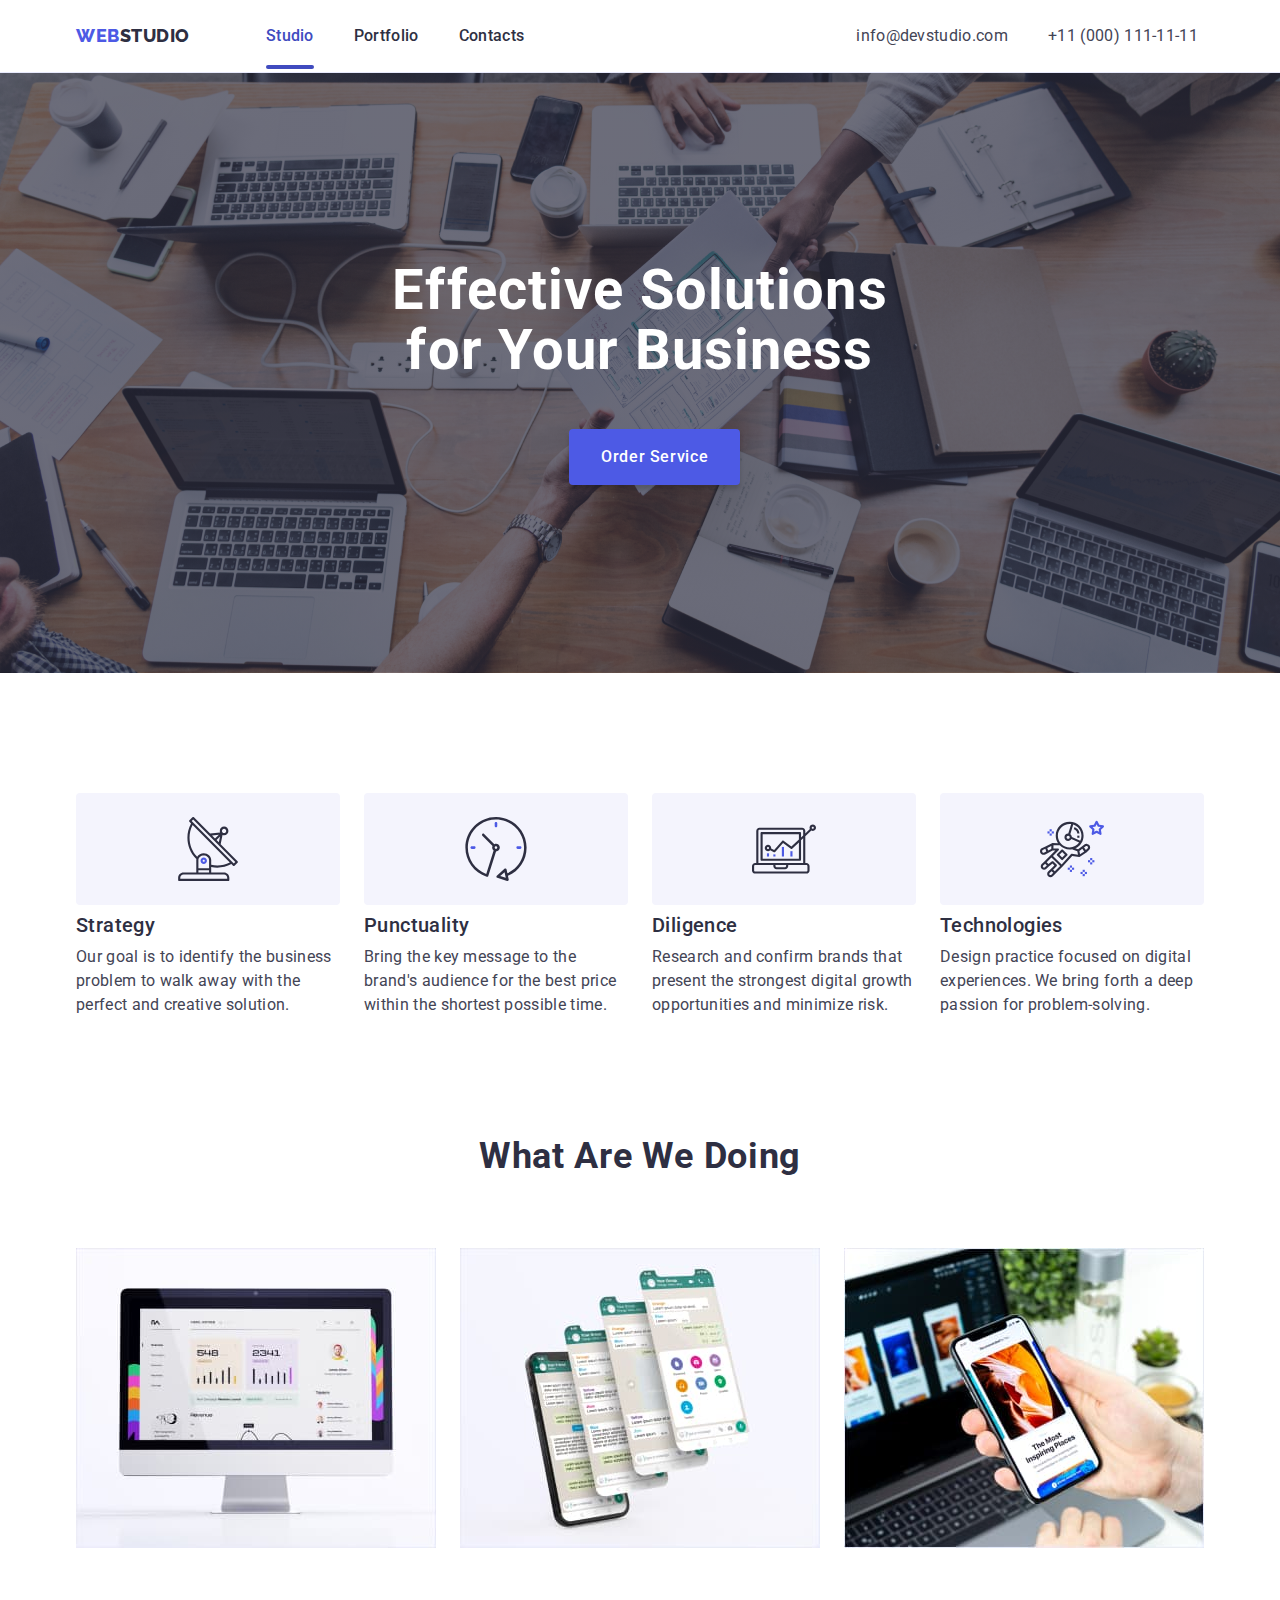
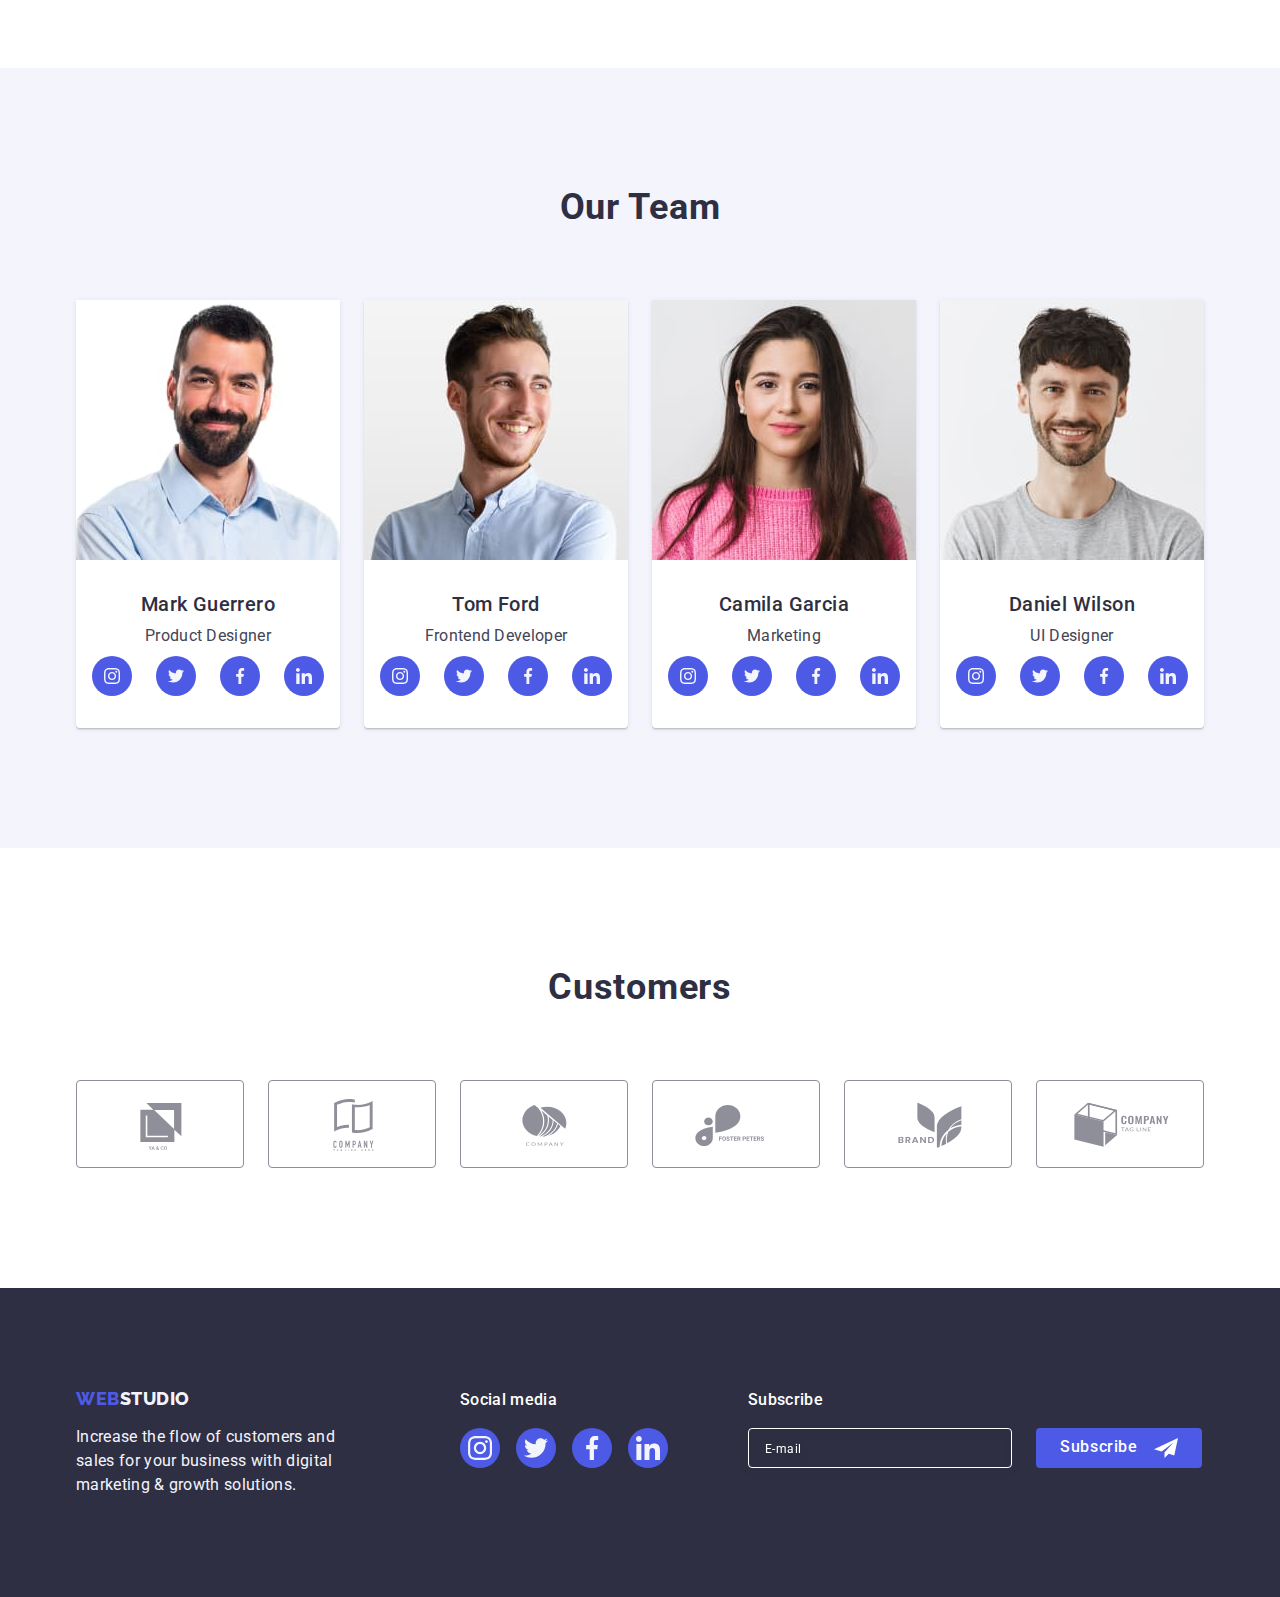
<file: index.html>
<!DOCTYPE html>
<html lang="en">

<head>
    <meta charset="UTF-8">
    <meta http-equiv="X-UA-Compatible" content="IE=edge">
    <meta name="viewport" content="width=, initial-scale=1.0">
    <title>WebStudio</title>
    <link rel="stylesheet" href="https://cdn.jsdelivr.net/npm/modern-normalize@1.1.0/modern-normalize.min.css">
    <link rel="stylesheet" href="./css/styles.css">
    <link rel="preconnect" href="https://fonts.googleapis.com">
    <link rel="preconnect" href="https://fonts.gstatic.com" crossorigin>
    <link
        href="https://fonts.googleapis.com/css2?family=Raleway:wght@800&family=Roboto:wght@400;500;700;900&display=swap"
        rel="stylesheet">
</head>

<body>
    <!-- Header -->
    <header class="header">
        <div class="header-container container">
            <nav class="header-main-nav">
                <a href="./index.html" class="header-logo-link link">Web<span class="header-logo-text">Studio</span>
                </a>
                <ul class="header-nav-list list">
                    <li><a href="./index.html" class="header-li-link current link">Studio</a></li>
                    <li><a href="./portfolio.html" class="header-li-link link ">Portfolio</a></li>
                    <li><a href="" class="header-li-link link">Contacts</a></li>
                </ul>
            </nav>
            <address class="header-main-address">
                <ul class="header-address-list list">
                    <li><a href="mailto:info@devstudio.com" class="header-address-link link">info@devstudio.com</a></li>
                    <li><a href="tel:+110001111111" class="header-address-link link">+11 (000) 111-11-11</a></li>
                </ul>
            </address>
        </div>
    </header>


    <!-- Main Content -->
    <main>
        <!-- Banner -->
        <section class="main-banner">
            <div class="main-container container">
                <h1 class="banner-text">Effective Solutions <br> for Your Business</h1>
                <button type="button" class="banner-button" data-modal-open>Order Service</button>
            </div>
        </section>

        <!-- Description -->
        <section class="description-section section">
            <div class="description-container container">
                <h2 class="main-dscr-item visually-hidden">Description</h2>
                <ul class="dscr-section-list list">
                    <li class="dscr-section-li">
                        <div class="dscr-icons-div">
                            <svg class="" width="64" height="64">
                                <use href="./images/icons.svg#antenna"></use>
                            </svg>
                        </div>
                        <h3 class="dscr-section-name">Strategy</h3>
                        <p class="dscr-section-text">Our goal is to identify the business
                            problem to walk away with the perfect and creative solution.</p>
                    </li>
                    <li class="dscr-section-li">
                        <div class="dscr-icons-div">
                            <svg class="" width="64" height="64">
                                <use href="./images/icons.svg#clock"></use>
                            </svg>
                        </div>
                        <h3 class="dscr-section-name">Punctuality</h3>
                        <p class="dscr-section-text">Bring the key message to the brand's audience for the best price
                            within the shortest possible
                            time.</p>
                    </li>
                    <li class="dscr-section-li">
                        <div class="dscr-icons-div">
                            <svg class="" width="64" height="64">
                                <use href="./images/icons.svg#diagram"></use>
                            </svg>
                        </div>
                        <h3 class="dscr-section-name">Diligence</h3>
                        <p class="dscr-section-text">Research and confirm brands that present the strongest digital
                            growth
                            opportunities and minimize
                            risk.</p>
                    </li>
                    <li class="dscr-section-li">
                        <div class="dscr-icons-div">
                            <svg class="" width="64" height="64">
                                <use href="./images/icons.svg#astronaut"></use>
                            </svg>
                        </div>
                        <h3 class="dscr-section-name">Technologies</h3>
                        <p class="dscr-section-text">Design practice focused on digital experiences. We bring forth a
                            deep passion
                            for
                            problem-solving.</p>
                    </li>
                </ul>
            </div>
        </section>
        <!-- Our Work -->
        <section class="work-section">
            <div class="container">
                <h2 class="work-name">What are we doing</h2>
                <ul class="work-list list">
                    <li class="work-list-li"><img src="./images/rectangle-71-(4).jpg" alt="computer" width="360"></li>
                    <li class="work-list-li"><img src="./images/rectangle-71-(3).jpg" alt="application" width="360">
                    </li>
                    <li class="work-list-li"><img src="./images/rectangle-71-(2).jpg" alt="telephone" width="360"></li>
                </ul>
            </div>
        </section>
        <!-- Team -->
        <section class="main-team section">
            <div class="team-container container">
                <h2 class="work-name">Our Team</h2>
                <ul class="team-list list">
                    <li class="main-card-team">
                        <img src="./images/img.jpg" alt="worker1" width="264" height="260">
                        <div class="team-card-div">
                            <h3 class="dscr-section-name">Mark Guerrero</h3>
                            <p class="dscr-section-text">Product Designer</p>

                            <ul class="team-icons-list">
                                <li class="team-icons">
                                    <a href="" class="team-icons-link" target="_blank" rel="noopener noreferrer"
                                        aria-label="intsagram icon">
                                        <svg class="team-svg-icons" width="16" height="16">
                                            <use href="./images/icons.svg#instagram"></use>
                                        </svg>
                                    </a>
                                </li>
                                <li class="team-icons">
                                    <a href="" class="team-icons-link" target="_blank" rel="noopener noreferrer"
                                        aria-label="twitter icon">
                                        <svg class="team-svg-icons" width="16" height="16">
                                            <use href="./images/icons.svg#twitter"></use>
                                        </svg>
                                    </a>
                                </li>
                                <li class="team-icons">
                                    <a href="" class="team-icons-link" target="_blank" rel="noopener noreferrer"
                                        aria-label="facebook icon">
                                        <svg class="team-svg-icons" width="16" height="16">
                                            <use href="./images/icons.svg#facebook"></use>
                                        </svg>
                                    </a>
                                </li>
                                <li class="team-icons">
                                    <a href="" class="team-icons-link" target="_blank" rel="noopener noreferrer"
                                        aria-label="linkedin icon">
                                        <svg class="team-svg-icons" width="16" height="16">
                                            <use href="./images/icons.svg#linkedin"></use>
                                        </svg>
                                    </a>
                                </li>
                            </ul>
                        </div>
                    </li>
                    <li class="main-card-team">
                        <img src="./images/img(1).jpg" alt="worker2" width="264" height="260">
                        <div class="team-card-div">
                            <h3 class="dscr-section-name">Tom Ford</h3>
                            <p class="dscr-section-text">Frontend Developer</p>
                            <ul class="team-icons-list">
                                <li class="team-icons">
                                    <a href="" class="team-icons-link" target="_blank" rel="noopener noreferrer"
                                        aria-label="intsagram icon">
                                        <svg class="team-svg-icons" width="16" height="16">
                                            <use href="./images/icons.svg#instagram"></use>
                                        </svg>
                                    </a>
                                </li>
                                <li class="team-icons">
                                    <a href="" class="team-icons-link" target="_blank" rel="noopener noreferrer"
                                        aria-label="twitter icon">
                                        <svg class="team-svg-icons" width="16" height="16">
                                            <use href="./images/icons.svg#twitter"></use>
                                        </svg>
                                    </a>
                                </li>
                                <li class="team-icons">
                                    <a href="" class="team-icons-link" target="_blank" rel="noopener noreferrer"
                                        aria-label="facebook icon">
                                        <svg class="team-svg-icons" width="16" height="16">
                                            <use href="./images/icons.svg#facebook"></use>
                                        </svg>
                                    </a>
                                </li>
                                <li class="team-icons">
                                    <a href="" class="team-icons-link" target="_blank" rel="noopener noreferrer"
                                        aria-label="linkedin icon">
                                        <svg class="team-svg-icons" width="16" height="16">
                                            <use href="./images/icons.svg#linkedin"></use>
                                        </svg>
                                    </a>
                                </li>
                            </ul>
                        </div>
                    </li>
                    <li class="main-card-team">
                        <img src="./images/img(2).jpg" alt="worker3" width="264" height="260">
                        <div class="team-card-div">
                            <h3 class="dscr-section-name">Camila Garcia</h3>
                            <p class="dscr-section-text">Marketing</p>
                            <ul class="team-icons-list">
                                <li class="team-icons">
                                    <a href="" class="team-icons-link" target="_blank" rel="noopener noreferrer"
                                        aria-label="intsagram icon">
                                        <svg class="team-svg-icons" width="16" height="16">
                                            <use href="./images/icons.svg#instagram"></use>
                                        </svg>
                                    </a>
                                </li>
                                <li class="team-icons">
                                    <a href="" class="team-icons-link" target="_blank" rel="noopener noreferrer"
                                        aria-label="twitter icon">
                                        <svg class="team-svg-icons" width="16" height="16">
                                            <use href="./images/icons.svg#twitter"></use>
                                        </svg>
                                    </a>
                                </li>
                                <li class="team-icons">
                                    <a href="" class="team-icons-link" target="_blank" rel="noopener noreferrer"
                                        aria-label="facebook icon">
                                        <svg class="team-svg-icons" width="16" height="16">
                                            <use href="./images/icons.svg#facebook"></use>
                                        </svg>
                                    </a>
                                </li>
                                <li class="team-icons">
                                    <a href="" class="team-icons-link" target="_blank" rel="noopener noreferrer"
                                        aria-label="linkedin icon">
                                        <svg class="team-svg-icons" width="16" height="16">
                                            <use href="./images/icons.svg#linkedin"></use>
                                        </svg>
                                    </a>
                                </li>
                            </ul>
                        </div>
                    </li>
                    <li class="main-card-team">
                        <img src="./images/img(3).jpg" alt="worker4" width="264" height="260">
                        <div class="team-card-div">
                            <h3 class="dscr-section-name">Daniel Wilson</h3>
                            <p class="dscr-section-text">UI Designer</p>
                            <ul class="team-icons-list">
                                <li class="team-icons">
                                    <a href="" class="team-icons-link" target="_blank" rel="noopener noreferrer"
                                        aria-label="intsagram icon">
                                        <svg class="team-svg-icons" width="16" height="16">
                                            <use href="./images/icons.svg#instagram"></use>
                                        </svg>
                                    </a>
                                </li>
                                <li class="team-icons">
                                    <a href="" class="team-icons-link" target="_blank" rel="noopener noreferrer"
                                        aria-label="twitter icon">
                                        <svg class="team-svg-icons" width="16" height="16">
                                            <use href="./images/icons.svg#twitter"></use>
                                        </svg>
                                    </a>
                                </li>
                                <li class="team-icons">
                                    <a href="" class="team-icons-link" target="_blank" rel="noopener noreferrer"
                                        aria-label="facebook icon">
                                        <svg class="team-svg-icons" width="16" height="16">
                                            <use href="./images/icons.svg#facebook"></use>
                                        </svg>
                                    </a>
                                </li>
                                <li class="team-icons">
                                    <a href="" class="team-icons-link" target="_blank" rel="noopener noreferrer"
                                        aria-label="linkedin icon">
                                        <svg class="team-svg-icons" width="16" height="16">
                                            <use href="./images/icons.svg#linkedin"></use>
                                        </svg>
                                    </a>
                                </li>
                            </ul>
                        </div>
                    </li>
                </ul>
            </div>
        </section>
        <!-- Customers -->
        <section class="section">
            <div class="container">
                <h2 class="work-name">Customers</h2>
                <ul class="customers-list">
                    <li class="customers-icon">
                        <a href="" class="customers-link">
                            <svg class="customers-svg-icon" width="104" height="56">
                                <use href="./images/icons.svg#Logo"></use>
                            </svg>
                        </a>
                    </li>
                    <li class="customers-icon">
                        <a href="" class="customers-link">
                            <svg class="customers-svg-icon" width="104" height="56">
                                <use href="./images/icons.svg#Logo-1"></use>
                            </svg>
                        </a>
                    </li>
                    <li class="customers-icon">
                        <a href="" class="customers-link">
                            <svg class="customers-svg-icon" width="104" height="56">
                                <use href="./images/icons.svg#Logo-2"></use>
                            </svg>
                        </a>
                    </li>
                    <li class="customers-icon">
                        <a href="" class="customers-link">
                            <svg class="customers-svg-icon" width="104" height="56">
                                <use href="./images/icons.svg#Logo-3"></use>
                            </svg>
                        </a>
                    </li>
                    <li class="customers-icon">
                        <a href="" class="customers-link">
                            <svg class="customers-svg-icon" width="104" height="56">
                                <use href="./images/icons.svg#Logo-4"></use>
                            </svg>
                        </a>
                    </li>
                    <li class="customers-icon">
                        <a href="" class="customers-link">
                            <svg class="customers-svg-icon" width="104" height="56">
                                <use href="./images/icons.svg#Logo-5"></use>
                            </svg>
                        </a>
                    </li>
                </ul>
            </div>
        </section>

    </main>

    <!-- Footer -->
    <footer class="footer">
        <div class="footer-container container">
            <div>
                <a href="./index.html" class="footer-logo-link link">Web<span class="footer-logo-text">Studio</span></a>
                <p class="footer-text-p">Increase the flow of customers and sales for your business with digital
                    marketing
                    &
                    growth solutions.</p>
            </div>

            <div class="footer-second-container">
                <p class="footer-social-media">Social media</p>
                <ul class="footer-icons-list">
                    <li class="footer-icons-li">
                        <a href="" class="footer-icons-link" target="_blank" rel="noopener noreferrer"
                            aria-label="intsagram icon">
                            <svg class="footer-svg-icon" width="24" height="24">
                                <use href="./images/icons.svg#instagram"></use>
                            </svg>
                        </a>
                    </li>
                    <li class="footer-icons-li">
                        <a href="" class="footer-icons-link" target="_blank" rel="noopener noreferrer"
                            aria-label="twitter icon">
                            <svg class="footer-svg-icon" width="24" height="24">
                                <use href="./images/icons.svg#twitter"></use>
                            </svg>
                        </a>
                    </li>
                    <li class="footer-icons-li">
                        <a href="" class="footer-icons-link" target="_blank" rel="noopener noreferrer"
                            aria-label="facebook icon">
                            <svg class="footer-svg-icon" width="24" height="24">
                                <use href="./images/icons.svg#facebook"></use>
                            </svg>
                        </a>
                    </li>
                    <li class="footer-icons-li">
                        <a href="" class="footer-icons-link" target="_blank" rel="noopener noreferrer"
                            aria-label="linkedin icon">
                            <svg class="footer-svg-icon" width="24" height="24">
                                <use href="./images/icons.svg#linkedin"></use>
                            </svg>
                        </a>
                    </li>
                </ul>
            </div>
                <div class="footer-form-container">
                    <p class="footer-form-text">Subscribe</p>
                    <form class="footer-form">                       
                            <input class="footer-input" type="email" name="email" placeholder="E-mail" aria-label="e-mail">
                        <button class="footer-button-send" type="submit">Subscribe
                            <svg width="24" height="24">
                                <use href="./images/icons.svg#send"></use>
                            </svg>
                        </button>
                    </form>
                </div>
        </div>
    </footer>

    <!-- Modal -->
    <div class="modal-bg is-hidden" data-modal>
        <div class="modal">
            <button type="button" class="modal-close-button" data-modal-close>
                <svg class="modal-close-icon" width="8" height="8px">
                    <use href="./images/icons.svg#close-modal"></use>
                </svg>
            </button>
            <p class="modal-form-text">Leave your contacts and we will call you back</p>
            <form class="modal-form">
                <label class="modal-label"><span class="modal-label-text-first">Name</span>
                    <span class="modal-input-div">
                        <input class="modal-input" type="text" name="username" required pattern="^[a-zA-Zа-яА-Я]+$"
                            minlength="3" maxlength="12">
                        <svg class="modal-form-svg" width="18" height="24">
                            <use href="./images/icons.svg#person"></use>
                        </svg>
                    </span>
                </label>

                <label class="modal-label"><span class="modal-label-text">Phone</span>
                    <span class="modal-input-div">
                        <input class="modal-input" type="tel" name="phone_number"
                            pattern="[0-9]{3}-[0-9]{3}-[0-9]{2}-[0-9]{2}" title="xxx-xxx-xx-xx" required>
                        <svg class="modal-form-svg" width="18" height="24">
                            <use href="./images/icons.svg#phone"></use>
                        </svg>
                    </span>
                </label>

                <label class="modal-label"><span class="modal-label-text">Email</span>
                    <span class="modal-input-div">
                        <input class="modal-input" type="email" name="email" required>
                        <svg class="modal-form-svg" width="18" height="24">
                            <use href="./images/icons.svg#email"></use>
                        </svg>
                    </span>
                </label>

                <label class="modal-label"><span class="modal-label-text">Comment</span>
                    <textarea class="modal-textarea" name="comment" placeholder="Text input" required></textarea>
                </label>

                <input class="modal-input-privacy visually-hidden" type="checkbox" name="checkbox" id="label-privacy"
                    required>
                <label class="modal-label-privacy" for="label-privacy">I accept the terms and conditions of the&nbsp;<a
                        href="" class="modal-privacy-policy">Privacy Policy</a>
                </label>
                <button class="modal-send-button" type="submit">Send</button>
            </form>
        </div>
    </div>
    <script src="./js/modal.js"></script>
</body>


</html>
</file>
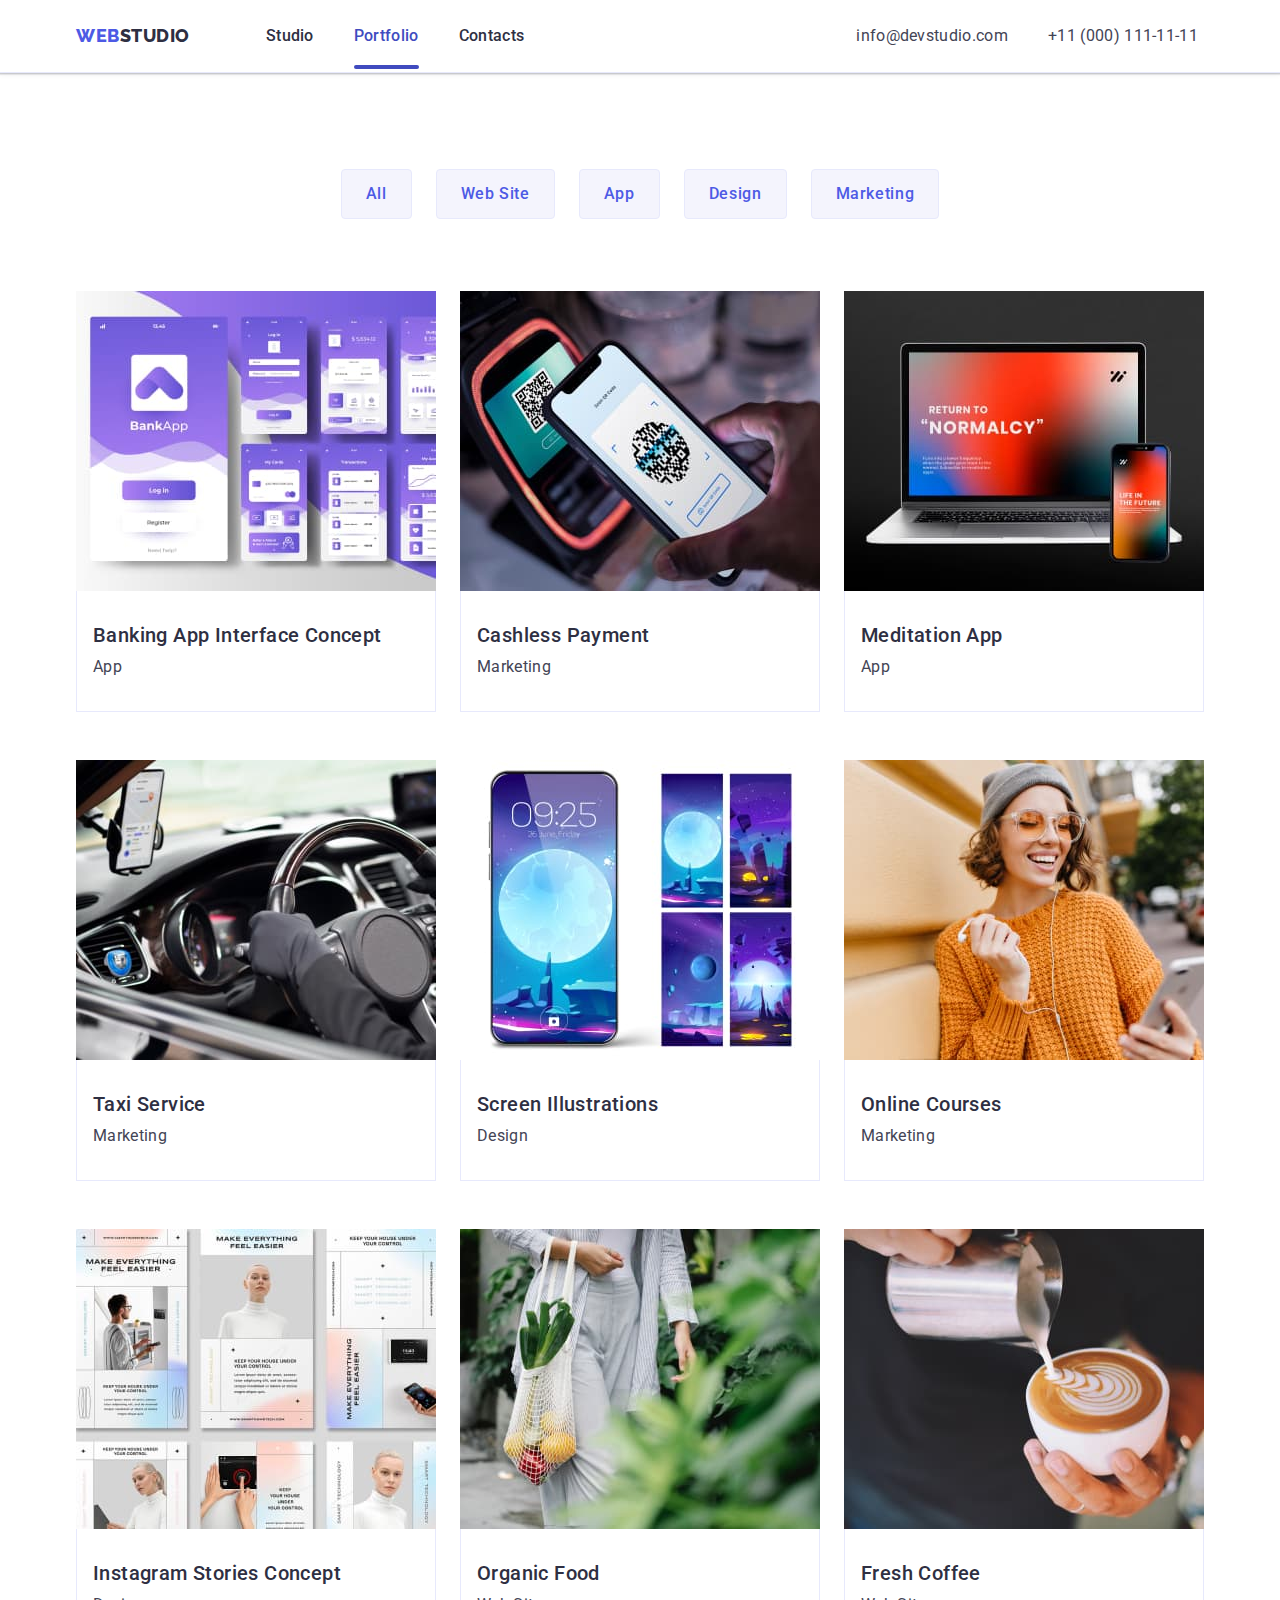
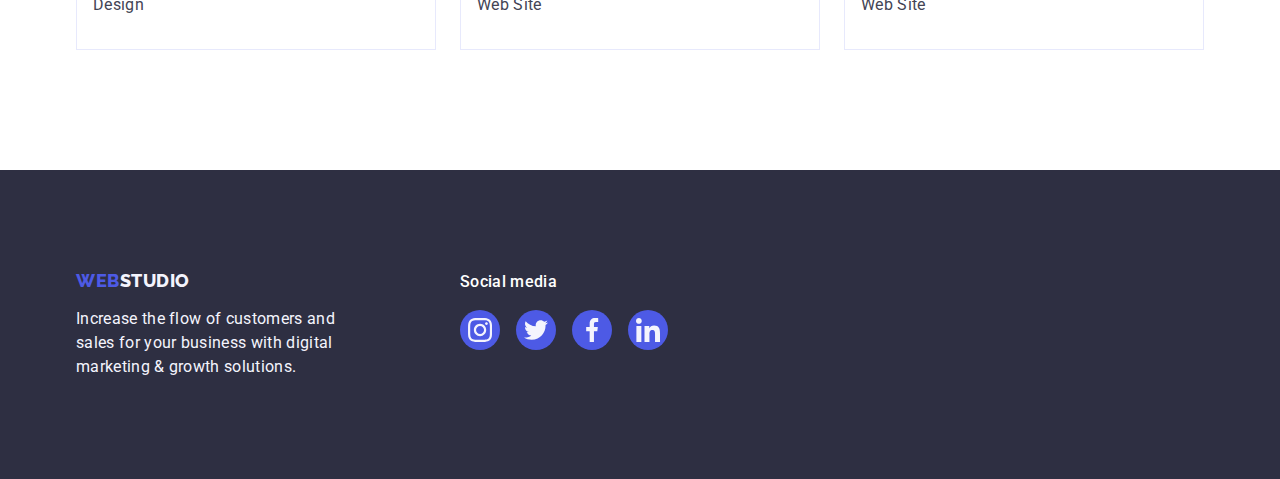
<file: portfolio.html>
<!DOCTYPE html>
<html lang="en">

<head>
    <meta charset="UTF-8">
    <meta http-equiv="X-UA-Compatible" content="IE=edge">
    <meta name="viewport" content="width=device-width, initial-scale=1.0">
    <title>Portfolio</title>
    <link rel="stylesheet" href="https://cdn.jsdelivr.net/npm/modern-normalize@1.1.0/modern-normalize.min.css">
    <link rel="stylesheet" href="./css/styles.css">
    <link rel="preconnect" href="https://fonts.googleapis.com">
    <link rel="preconnect" href="https://fonts.gstatic.com" crossorigin>
    <link
        href="https://fonts.googleapis.com/css2?family=Raleway:wght@800&family=Roboto:wght@400;500;700;900&display=swap"
        rel="stylesheet">
</head>

<body>
    <!-- Header -->
    <header class="header">
        <div class="header-container container">
            <nav class="header-main-nav">
                <a href="./index.html" class="header-logo-link link">Web<span class="header-logo-text">Studio</span>
                </a>
                <ul class="header-nav-list list">
                    <li><a href="./index.html" class="header-li-link link">Studio</a></li>
                    <li><a href="./portfolio.html" class="header-li-link current link ">Portfolio</a></li>
                    <li><a href="" class="header-li-link link">Contacts</a></li>
                </ul>
            </nav>
            <address class="header-main-address">
                <ul class="header-address-list list">
                    <li><a href="mailto:info@devstudio.com" class="header-address-link link">info@devstudio.com</a></li>
                    <li><a href="tel:+110001111111" class="header-address-link link">+11 (000) 111-11-11</a></li>
                </ul>
            </address>
        </div>
    </header>

    <!-- Main Content -->
    <main>
        <section class="portfolio-section">
            <div class="portfolio-container container">
                <h1 class="main-services visually-hidden">Our services</h1>
                <!-- Buttons -->
                <ul class="portfolio-list list">
                    <li><button type="button" class="main-button">All</button></li>
                    <li><button type="button" class="main-button">Web Site</button></li>
                    <li><button type="button" class="main-button">App</button></li>
                    <li><button type="button" class="main-button">Design</button></li>
                    <li><button type="button" class="main-button">Marketing</button></li>
                </ul>
                <!-- Cards -->
                <ul class="portfolio-cards-list list">
                    <li class="portfolio-cards-li">
                        <a href="" class="main-card-link link">
                            <div class="portfolio-div-overlay">
                                <img src="./images/img-8.jpg" alt="Banking App" width="360">
                                <p class="overlay">14 Stylish and User-Friendly App Design Concepts · Task Manager App ·
                                    Calorie Tracker App · Exotic Fruit Ecommerce App · Cloud Storage App</p>
                            </div>
                            <div class="portfolio-div">
                                <h2 class="portfolio-name">Banking App Interface Concept</h2>
                                <p class="portfolio-text">App</p>
                            </div>
                        </a>
                    </li>
                    <li class="portfolio-cards-li">
                        <a href="" class="main-card-link link">
                            <div class="portfolio-div-overlay">
                                <img src="./images/img-7.jpg" alt="Card Payment" width="360">
                                <p class="overlay">14 Stylish and User-Friendly App Design Concepts · Task Manager App ·
                                    Calorie Tracker App · Exotic Fruit Ecommerce App · Cloud Storage App</p>
                            </div>
                            <div class="portfolio-div">
                                <h2 class="portfolio-name">Cashless Payment</h2>
                                <p class="portfolio-text">Marketing</p>
                            </div>
                        </a>
                    </li>
                    <li class="portfolio-cards-li">
                        <a href="" class="main-card-link link">
                            <div class="portfolio-div-overlay">
                                <img src="./images/img-6.jpg" alt="Application" width="360">
                                <p class="overlay">14 Stylish and User-Friendly App Design Concepts · Task Manager App ·
                                    Calorie Tracker App · Exotic Fruit Ecommerce App · Cloud Storage App</p>
                            </div>
                            <div class="portfolio-div">
                                <h2 class="portfolio-name">Meditation App</h2>
                                <p class="portfolio-text">App</p>
                            </div>
                        </a>
                    </li>
                    <li class="portfolio-cards-li">
                        <a href="" class="main-card-link link">
                            <div class="portfolio-div-overlay">
                                <img src="./images/img-5.jpg" alt="Taxi" width="360">
                                <p class="overlay">14 Stylish and User-Friendly App Design Concepts · Task Manager App ·
                                    Calorie Tracker App · Exotic Fruit Ecommerce App · Cloud Storage App</p>
                            </div>
                            <div class="portfolio-div">
                                <h2 class="portfolio-name">Taxi Service</h2>
                                <p class="portfolio-text">Marketing</p>
                            </div>
                        </a>
                    </li>
                    <li class="portfolio-cards-li">
                        <a href="" class="main-card-link link">
                            <div class="portfolio-div-overlay">
                                <img src="./images/img-4.jpg" alt="Wallpaper" width="360">
                                <p class="overlay">14 Stylish and User-Friendly App Design Concepts · Task Manager App ·
                                    Calorie Tracker App · Exotic Fruit Ecommerce App · Cloud Storage App</p>
                            </div>
                            <div class="portfolio-div">
                                <h2 class="portfolio-name">Screen Illustrations</h2>
                                <p class="portfolio-text">Design</p>
                            </div>
                        </a>
                    </li>
                    <li class="portfolio-cards-li">
                        <a href="" class="main-card-link link">
                            <div class="portfolio-div-overlay">
                                <img src="./images/img-3.jpg" alt="Smiling woman" width="360">
                                <p class="overlay">14 Stylish and User-Friendly App Design Concepts · Task Manager App ·
                                    Calorie Tracker App · Exotic Fruit Ecommerce App · Cloud Storage App</p>
                            </div>
                            <div class="portfolio-div">
                                <h2 class="portfolio-name">Online Courses</h2>
                                <p class="portfolio-text">Marketing</p>
                            </div>
                        </a>
                    </li>
                    <li class="portfolio-cards-li">
                        <a href="" class="main-card-link link">
                            <div class="portfolio-div-overlay">
                                <img src="./images/img-2.jpg" alt="Instagram Stories" width="360">
                                <p class="overlay">14 Stylish and User-Friendly App Design Concepts · Task Manager App ·
                                    Calorie Tracker App · Exotic Fruit Ecommerce App · Cloud Storage App</p>
                            </div>
                            <div class="portfolio-div">
                                <h2 class="portfolio-name">Instagram Stories Concept</h2>
                                <p class="portfolio-text">Design</p>
                            </div>
                        </a>
                    </li>
                    <li class="portfolio-cards-li">
                        <a href="" class="main-card-link link">
                            <div class="portfolio-div-overlay">
                                <img src="./images/img-1.jpg" alt="Package of products" width="360">
                                <p class="overlay">14 Stylish and User-Friendly App Design Concepts · Task Manager App ·
                                    Calorie Tracker App · Exotic Fruit Ecommerce App · Cloud Storage App</p>
                            </div>
                            <div class="portfolio-div">
                                <h2 class="portfolio-name">Organic Food</h2>
                                <p class="portfolio-text">Web Site</p>
                            </div>
                        </a>
                    </li>
                    <li class="portfolio-cards-li">
                        <a href="" class="main-card-link link">
                            <div class="portfolio-div-overlay">
                                <img src="./images/iimg.jpg" alt="Coffee" width="360">
                                <p class="overlay">14 Stylish and User-Friendly App Design Concepts · Task Manager App ·
                                    Calorie Tracker App · Exotic Fruit Ecommerce App · Cloud Storage App</p>
                            </div>
                            <div class="portfolio-div">
                                <h2 class="portfolio-name">Fresh Coffee</h2>
                                <p class="portfolio-text">Web Site</p>
                            </div>
                        </a>
                    </li>
                </ul>
            </div>
        </section>
    </main>

    <!-- Footer -->
    <footer class="footer">
        <div class="footer-container container">
            <div>
                <a href="./index.html" class="footer-logo-link link">Web<span class="footer-logo-text">Studio</span></a>
                <p class="footer-text-p">Increase the flow of customers and sales for your business with digital
                    marketing
                    &
                    growth solutions.</p>
            </div>

            <div class="footer-second-container">
                <p class="footer-social-media">Social media</p>
                <ul class="footer-icons-list">
                    <li class="footer-icons-li">
                        <a href="" class="footer-icons-link" target="_blank" rel="noopener noreferrer"
                            aria-label="intsagram icon">
                            <svg class="footer-svg-icon" width="24" height="24">
                                <use href="./images/icons.svg#instagram"></use>
                            </svg>
                        </a>
                    </li>
                    <li class="footer-icons-li">
                        <a href="" class="footer-icons-link" target="_blank" rel="noopener noreferrer"
                            aria-label="twitter icon">
                            <svg class="footer-svg-icon" width="24" height="24">
                                <use href="./images/icons.svg#twitter"></use>
                            </svg>
                        </a>
                    </li>
                    <li class="footer-icons-li">
                        <a href="" class="footer-icons-link" target="_blank" rel="noopener noreferrer"
                            aria-label="facebook icon">
                            <svg class="footer-svg-icon" width="24" height="24">
                                <use href="./images/icons.svg#facebook"></use>
                            </svg>
                        </a>
                    </li>
                    <li class="footer-icons-li">
                        <a href="" class="footer-icons-link" target="_blank" rel="noopener noreferrer"
                            aria-label="linkedin icon">
                            <svg class="footer-svg-icon" width="24" height="24">
                                <use href="./images/icons.svg#linkedin"></use>
                            </svg>
                        </a>
                    </li>
                </ul>
            </div>
        </div>
    </footer>
</body>

</html>
</file>
<file: css/styles.css>
:root {
  /* Fonts */
  --primary-font: Roboto, sans-serif;
  --secondary-font: Raleway, sans-serif;
  /* Colors */
  --main-txt-cl: #434455;
  --secondary-txt-cl: #2e2f42;
  --background-cl: #fff;
  --accent-cl: #4d5ae5;
  --hover-cl: #404bbf;
  --section-cl: #f4f4fd;
  --cards-cl: #e7e9fc;
  --customers-icon: #8e8f99;
  --footer-hover: #31d0aa;
  --modal-bg: #fcfcfc;
  --transition-duration: 250ms;
  --transition-timing-function: cubic-bezier(0.4, 0, 0.2, 1);
}

body {
  font-family: var(--primary-font);
  font-size: 16px;
  line-height: 1.5;
  letter-spacing: 0.02em;
  color: var(--main-txt-cl);
  background-color: var(--background-cl);
}

.list {
  list-style: none;
}

.link {
  text-decoration: none;
}

/* Header  */
.header {
  border-bottom: 1px solid var(--cards-cl);
  box-shadow: 0px 2px 1px rgba(46, 47, 66, 0.08),
    0px 1px 1px rgba(46, 47, 66, 0.16), 0px 1px 6px rgba(46, 47, 66, 0.08);
}

.header-logo-link {
  font-family: var(--secondary-font);
  font-weight: 800;
  font-size: 18px;
  line-height: 1.17;
  letter-spacing: 0.03em;
  text-transform: uppercase;
  color: var(--accent-cl);
  margin-right: 76px;
  display: inline-block;
}

.header-logo-text {
  color: var(--secondary-txt-cl);
}

.header-main-nav {
  margin-right: 332px;
  display: flex;
  align-items: center;
}

.header-nav-list {
  font-weight: 500;
  color: var(--secondary-txt-cl);
  display: flex;
  padding-top: 24px;
  padding-bottom: 24px;
  gap: 40px;
}

.header-li-link {
  position: relative;
  color: var(--secondary-txt-cl);
  padding: 24px 0;
  transition: color var(--transition-duration) var(--transition-timing-function);
}

.header-li-link:hover,
.header-li-link:focus {
  color: var(--hover-cl);
}

.current::after {
  content: "";
  position: absolute;
  left: 0;
  bottom: 0;
  width: 100%;
  height: 4px;
  display: block;
  border-radius: 2px;
  background-color: var(--hover-cl);
}

.header-li-link.current {
  color: var(--hover-cl);
}

.header-main-address {
  font-style: normal;
}

.header-address-link {
  color: var(--main-txt-cl);
  transition: color var(--transition-duration) var(--transition-timing-function);
}

.header-address-link:hover,
.header-address-link:focus {
  color: var(--hover-cl);
}

.header-container {
  display: flex;
  align-items: center;
}

.header-address-list {
  display: flex;
  align-items: center;
  gap: 40px;
}

/* Main */

/* Banner */

.main-banner {
  background-color: var(--secondary-txt-cl);
  padding-bottom: 188px;
  padding-top: 188px;
  max-width: 1440px;
  background-image: linear-gradient(
      rgba(46, 47, 66, 0.7),
      rgba(46, 47, 66, 0.7)
    ),
    url(../images/peopleoffice.jpg);
  background-size: cover;
  background-repeat: no-repeat;
  background-position: center;
  margin-left: auto;
  margin-right: auto;
}

.banner-text {
  font-size: 56px;
  line-height: 1.07;
  letter-spacing: 0.02em;
  color: var(--background-cl);
  margin-bottom: 48px;
  max-width: 496px;
  margin-right: auto;
  margin-left: auto;
  text-align: center;
}

.banner-button {
  font-family: "Roboto", sans-serif;
  font-weight: 500;
  font-size: 16px;
  line-height: 1.5;
  letter-spacing: 0.04em;
  background: var(--accent-cl);
  color: var(--background-cl);
  min-width: 169px;
  height: 56px;
  padding: 16px 32px;
  gap: 10px;
  border-radius: 4px;
  display: block;
  border: none;
  cursor: pointer;
  margin-left: 493px;
  box-shadow: 0px 4px 4px rgba(0, 0, 0, 0.15);
  transition: background-color var(--transition-duration)
    var(--transition-timing-function);
}

.banner-button:hover,
.banner-button:focus {
  background-color: var(--hover-cl);
  cursor: pointer;
}

/* Description */

.dscr-section-li {
  width: calc((100% - 72px) / 4);
}

.dscr-section-list {
  display: flex;
  align-items: flex-start;
  gap: 24px;
}

.dscr-section-name {
  font-weight: 500;
  font-size: 20px;
  line-height: 1.2;
  letter-spacing: 0.02em;
  color: var(--secondary-txt-cl);
  margin-bottom: 8px;
}

.dscr-section-text {
  font-size: 16px;
  line-height: 1.5;
  letter-spacing: 0.02em;
  color: var(--main-txt-cl);
}

.dscr-icons-div {
  display: flex;
  align-items: center;
  justify-content: center;
  width: 264px;
  height: 112px;
  background: var(--section-cl);
  border-radius: 4px;
  margin-bottom: 8px;
}
/* Work */

.work-section {
  padding-bottom: 120px;
}

.work-list-li {
  width: calc((100% - 48px) / 3);
}

.work-list {
  display: flex;
  align-items: flex-start;
  gap: 24px;
}

.work-name {
  font-size: 36px;
  line-height: 1.1;
  text-align: center;
  text-transform: capitalize;
  letter-spacing: 0.02em;
  color: var(--secondary-txt-cl);
  margin-bottom: 72px;
}

/* Team */
.team-list {
  display: flex;
  align-items: center;
  gap: 24px;
}

.main-team {
  background: var(--section-cl);
}

.main-card-team {
  background: var(--background-cl);
  width: calc((100% - 72px) / 4);
  box-shadow: 0px 1px 6px rgba(46, 47, 66, 0.08),
    0px 1px 1px rgba(46, 47, 66, 0.16), 0px 2px 1px rgba(46, 47, 66, 0.08);
  border-radius: 0px 0px 4px 4px;
}

.team-card-div {
  text-align: center;
  padding: 32px 16px;
  border-radius: 0px 0px 4px 4px;
  padding: 32px 0;
}

.team-icons-list {
  display: flex;
  justify-content: center;
  gap: 24px;
  margin-top: 8px;
}

.team-icons-link {
  display: flex;
  justify-content: center;
  align-items: center;
  width: 100%;
  height: 100%;
  fill: var(--section-cl);
  background-color: var(--accent-cl);
  border-radius: 50%;
  transition: background-color var(--transition-duration)
    var(--transition-timing-function);
}

.team-icons-link:hover,
.team-icons-link:focus {
  background-color: var(--hover-cl);
}

.team-icons {
  width: 40px;
  height: 40px;
}
/* Customers */
.customers-icon {
  width: 168px;
  height: 88px;
}

.customers-list {
  display: flex;
  gap: 24px;
}

.customers-link {
  display: flex;
  align-items: center;
  justify-content: center;
  color: var(--customers-icon);
  width: 100%;
  height: 100%;
  border: 1px solid var(--customers-icon);
  border-radius: 4px;
  transition: color var(--transition-duration) var(--transition-timing-function),
    border-color var(--transition-duration) var(--transition-timing-function);
}

.customers-link:hover,
.customers-link:focus {
  color: var(--hover-cl);
  border-color: var(--hover-cl);
}

.customers-svg-icon {
  fill: currentColor;
}
/* Portfolio */

.portfolio-name {
  font-weight: 500;
  font-size: 20px;
  line-height: 1.2;
  letter-spacing: 0.02em;
  color: var(--secondary-txt-cl);
  margin-bottom: 8px;
  justify-content: flex-start;
}

.portfolio-text {
  font-size: 16px;
  line-height: 1.5;
  letter-spacing: 0.02em;
  color: var(--main-txt-cl);
  justify-content: flex-start;
}

.portfolio-list {
  display: flex;
  align-items: flex-start;
  gap: 24px;
  margin-bottom: 72px;
  justify-content: center;
}

.portfolio-section {
  padding-top: 96px;
  padding-bottom: 120px;
}

.portfolio-cards-li {
  width: calc((100% - 48px) / 3);
}

.portfolio-div {
  padding: 32px 16px;
  border: 1px solid var(--cards-cl);
  border-top: none;
}

.portfolio-cards-list {
  display: flex;
  gap: 24px;
  row-gap: 48px;
  flex-wrap: wrap;
}

.main-button {
  font-family: "Roboto", sans-serif;
  font-weight: 500;
  font-size: 16px;
  line-height: 1.5;
  letter-spacing: 0.04em;
  background: var(--section-cl);
  color: var(--accent-cl);
  justify-content: center;
  padding: 12px 24px;
  border: 1px solid var(--cards-cl);
  border-radius: 4px;
  transition: background-color var(--transition-duration)
      var(--transition-timing-function),
    color var(--transition-duration) var(--transition-timing-function),
    box-shadow var(--transition-duration) var(--transition-timing-function),
    border var(--transition-duration) var(--transition-timing-function);
}
.main-button:hover,
.main-button:focus {
  background-color: var(--hover-cl);
  color: var(--background-cl);
  cursor: pointer;
  border: 1px solid transparent;
  box-shadow: 0px 3px 1px rgba(0, 0, 0, 0.1), 0px 2px 1px rgba(0, 0, 0, 0.08),
    0px 2px 2px rgba(0, 0, 0, 0.12);
}

.main-card-link {
  display: block;
  transition: box-shadow var(--transition-duration)
    var(--transition-timing-function);
}

.main-card-link:hover,
.main-card-link:focus {
  box-shadow: 0px 1px 6px rgba(46, 47, 66, 0.08),
    0px 1px 1px rgba(46, 47, 66, 0.16), 0px 2px 1px rgba(46, 47, 66, 0.08);
}

.portfolio-div-overlay {
  position: relative;
  overflow: hidden;
}

.overlay {
  position: absolute;
  top: 0;
  left: 0;
  width: 100%;
  height: 100%;
  color: var(--section-cl);
  background-color: var(--accent-cl);
  padding: 40px 32px 0;
  transform: translate(0, 100%);
  transition: transform var(--transition-duration)
    var(--transition-timing-function);
}

.main-card-link:hover .overlay,
.main-card-link:focus .overlay {
  transform: translate(0, 0);
}
/* Footer */
.footer {
  background: var(--secondary-txt-cl);
  padding-top: 100px;
  padding-bottom: 100px;
}

.footer-logo-text {
  color: var(--section-cl);
}

.footer-text-p {
  color: var(--section-cl);
  max-width: 264px;
}

.footer-logo-link {
  font-family: var(--secondary-font);
  font-weight: 800;
  font-size: 18px;
  line-height: 1.17;
  letter-spacing: 0.03em;
  text-transform: uppercase;
  color: var(--accent-cl);
  display: inline-block;
  margin-bottom: 16px;
}

.footer-container {
  display: flex;
  align-items: baseline;
}

.footer-second-container {
  margin-left: 120px;
}

.footer-social-media {
  font-weight: 500;
  font-size: 16px;
  line-height: 1.5;
  letter-spacing: 0.02em;
  color: var(--background-cl);
  margin-bottom: 16px;
}

.footer-icons-list {
  display: flex;
  gap: 16px;
}

.footer-icons-li {
  width: 40px;
  height: 40px;
}

.footer-icons-link {
  display: flex;
  align-items: center;
  justify-content: center;
  width: 100%;
  height: 100%;
  background-color: var(--accent-cl);
  border-radius: 50%;
  transition: background-color var(--transition-duration)
    var(--transition-timing-function);
}

.footer-icons-link:hover,
.footer-icons-link:focus {
  background-color: var(--footer-hover);
}

.footer-svg-icon {
  fill: var(--section-cl);
}
.footer-form-container {
  margin-left: 80px;
}
.footer-form {
  display: flex;
  gap: 24px;
}
.footer-form-text {
  font-weight: 500;
  color: var(--background-cl);
  margin-bottom: 16px;
}
.footer-input {
  width: 264px;
  height: 40px;
  color: var(--background-cl);
  padding: 8px 16px;
  border: 1px solid var(--background-cl);
  border-radius: 4px;
  background-color: transparent;
  filter: drop-shadow(0px 4px 4px rgba(0, 0, 0, 0.15));
  transition: border var(--transition-duration)
    var(--transition-timing-function);
}
.footer-input::placeholder {
  font-size: 12px;
  line-height: 2;
  letter-spacing: 0.04em;
  color: var(--background-cl);
}
.footer-input:focus {
  border: 1px solid var(--accent-cl);
  outline: none;
}
.footer-button-send {
  display: flex;
  justify-content: center;
  align-items: center;
  font-weight: 500;
  letter-spacing: 0.04em;
  padding: 8px 24px;
  gap: 16px;
  color: var(--background-cl);
  background-color: var(--accent-cl);
  border-radius: 4px;
  border: none;
  transition: background-color var(--transition-duration)
    var(--transition-timing-function);
}
.footer-button-send:hover,
.footer-button-send:focus {
  background-color: var(--hover-cl);
  cursor: pointer;
}
/* Modal */
.modal-bg {
  position: fixed;
  top: 0;
  left: 0;
  z-index: 100;
  width: 100%;
  height: 100%;
  background-color: rgba(46, 47, 66, 0.4);
  transition: opacity var(--transition-duration)
      var(--transition-timing-function),
    visibility var(--transition-duration) var(--transition-timing-function);
}

.modal {
  position: absolute;
  top: 50%;
  left: 50%;
  transform: translate(-50%, -50%);
  width: 408px;
  height: 584px;
  background-color: var(--modal-bg);
  box-shadow: 0px 1px 1px rgba(0, 0, 0, 0.14), 0px 1px 3px rgba(0, 0, 0, 0.12),
    0px 2px 1px rgba(0, 0, 0, 0.2);
  border-radius: 4px;
  padding: 72px 24px 24px;
}

.modal-close-button {
  position: absolute;
  top: 24px;
  right: 24px;
  display: flex;
  justify-content: center;
  align-items: center;
  width: 24px;
  height: 24px;
  background-color: var(--cards-cl);
  border-radius: 50%;
  border: 1px solid rgba(0, 0, 0, 0.1);
  transition: background-color var(--transition-duration)
    var(--transition-timing-function);
}

.modal-close-icon {
  transition: fill var(--transition-duration) var(--transition-timing-function);
}

.modal-close-button:hover,
.modal-close-button:focus {
  background-color: var(--hover-cl);
  cursor: pointer;
}

.modal-close-button:hover .modal-close-icon,
.modal-close-button:focus .modal-close-icon {
  fill: var(--background-cl);
}

.is-hidden {
  opacity: 0;
  visibility: hidden;
  pointer-events: none;
}

.modal-form {
  display: flex;
  flex-direction: column;
}

.modal-input {
  width: 100%;
  height: 40px;
  border: 1px solid rgba(46, 47, 66, 0.4);
  border-radius: 4px;
  padding-left: 38px;
  transition: border-color var(--transition-duration)
    var(--transition-timing-function);
}
.modal-label-text-first {
  display: block;
  margin-bottom: 4px;
  font-size: 12px;
  line-height: 1.167;
  letter-spacing: 0.04em;
  color: var(--customers-icon);
}
.modal-label-text {
  display: block;
  margin-bottom: 4px;
  font-size: 12px;
  line-height: 1.167;
  letter-spacing: 0.01em;
  color: var(--customers-icon);
}
.modal-form-text {
  font-weight: 500;
  text-align: center;
  color: var(--secondary-txt-cl);
  margin-bottom: 16px;
}
.modal-label {
  margin-bottom: 8px;
}
.modal-form-svg {
  position: absolute;
  left: 16px;
  top: 50%;
  transform: translateY(-50%);
  fill: var(--secondary-txt-cl);
  transition: fill var(--transition-duration) var(--transition-timing-function);
}
.modal-input-div {
  position: relative;
}
.modal-input:focus {
  border-color: var(--accent-cl);
  outline: none;
}
.modal-input:focus + .modal-form-svg {
  fill: var(--accent-cl);
}
.modal-textarea {
  resize: none;
  width: 100%;
  height: 120px;
  padding: 8px 16px;
  border: 1px solid rgba(46, 47, 66, 0.4);
  border-radius: 4px;
  transition: border-color var(--transition-duration)
    var(--transition-timing-function);
}
.modal-textarea:focus {
  outline: none;
  border-color: var(--accent-cl);
}
.modal-textarea::placeholder {
  color: rgba(46, 47, 66, 0.4);
  font-size: 12px;
  line-height: 1.167;
  letter-spacing: 0.04em;
}
.modal-label-privacy::before {
  content: "";
  display: block;
  width: 16px;
  height: 16px;
  border: 1px solid rgba(46, 47, 66, 0.4);
  border-radius: 2px;
  cursor: pointer;
  margin-right: 8px;
  transition: outline var(--transition-duration)
    var(--transition-timing-function);
}
.modal-input-privacy:checked + .modal-label-privacy::before {
  background-color: var(--hover-cl);
  background-image: url("data:image/svg+xml,%3Csvg width='10' height='8' viewBox='0 0 10 8' fill='none' xmlns='http://www.w3.org/2000/svg'%3E%3Cpath d='M8.44558 0.255056C8.61838 0.089653 8.84834 -0.00178848 9.08693 2.65108e-05C9.32551 0.0018415 9.55407 0.0967713 9.72436 0.264784C9.89466 0.432797 9.99337 0.660752 9.99968 0.900549C10.006 1.14034 9.91939 1.37323 9.75816 1.55005L4.86357 7.70436C4.7794 7.79551 4.67782 7.86865 4.5649 7.91942C4.45198 7.97018 4.33003 7.99754 4.20636 7.99984C4.08268 8.00214 3.95981 7.97935 3.8451 7.93282C3.73038 7.88629 3.62618 7.81698 3.53872 7.72903L0.292827 4.46564C0.202435 4.38096 0.129933 4.27884 0.0796475 4.16537C0.0293621 4.05191 0.00232279 3.92942 0.000143182 3.80522C-0.00203643 3.68102 0.0206883 3.55765 0.0669613 3.44248C0.113234 3.3273 0.182108 3.22267 0.269473 3.13483C0.356838 3.047 0.460905 2.97775 0.575465 2.93123C0.690026 2.88471 0.812734 2.86186 0.936267 2.86405C1.0598 2.86624 1.18163 2.89343 1.29449 2.94398C1.40734 2.99454 1.50892 3.06743 1.59315 3.15831L4.16189 5.73967L8.42227 0.28219C8.42994 0.272694 8.43813 0.263635 8.4468 0.255056H8.44558Z' fill='%23F4F4FD'/%3E%3C/svg%3E%0A");
  background-repeat: no-repeat;
  background-position: center;
}
.modal-input-privacy:focus + .modal-label-privacy::before {
  outline: 1px solid var(--hover-cl);
}
.modal-label-privacy {
  display: flex;
  align-items: center;
  font-size: 12px;
  line-height: 1.167;
  letter-spacing: 0.04em;
  color: var(--customers-icon);
  margin-bottom: 24px;
}
.modal-send-button {
  align-self: center;
  font-weight: 500;
  font-size: 16px;
  line-height: 1.5;
  letter-spacing: 0.04em;
  color: var(--background-cl);
  min-width: 169px;
  padding: 16px 32px;
  background-color: var(--accent-cl);
  box-shadow: 0px 4px 4px rgba(0, 0, 0, 0.15);
  border-radius: 4px;
  border: none;
  transition: background-color var(--transition-duration)
    var(--transition-timing-function);
}
.modal-send-button:hover,
.modal-send-button:focus {
  background-color: var(--hover-cl);
  cursor: pointer;
}
.modal-privacy-policy {
  color: var(--accent-cl);
}
/* Reset */

h1,
h2,
h3,
h4,
h5,
h6,
p {
  margin: 0;
}

ul {
  list-style: none;
  margin: 0;
  padding: 0;
}

/* ADD */

.container {
  max-width: 1158px;
  margin: 0 auto;
  padding: 0 15px;
}

.section {
  padding-top: 120px;
  padding-bottom: 120px;
}

img {
  display: block;
  max-width: 100%;
  height: auto;
}
.visually-hidden {
  position: absolute;
  width: 1px;
  height: 1px;
  margin: -1px;
  border: 0;
  padding: 0;

  white-space: nowrap;
  clip-path: inset(100%);
  clip: rect(0 0 0 0);
  overflow: hidden;
}
</file>
